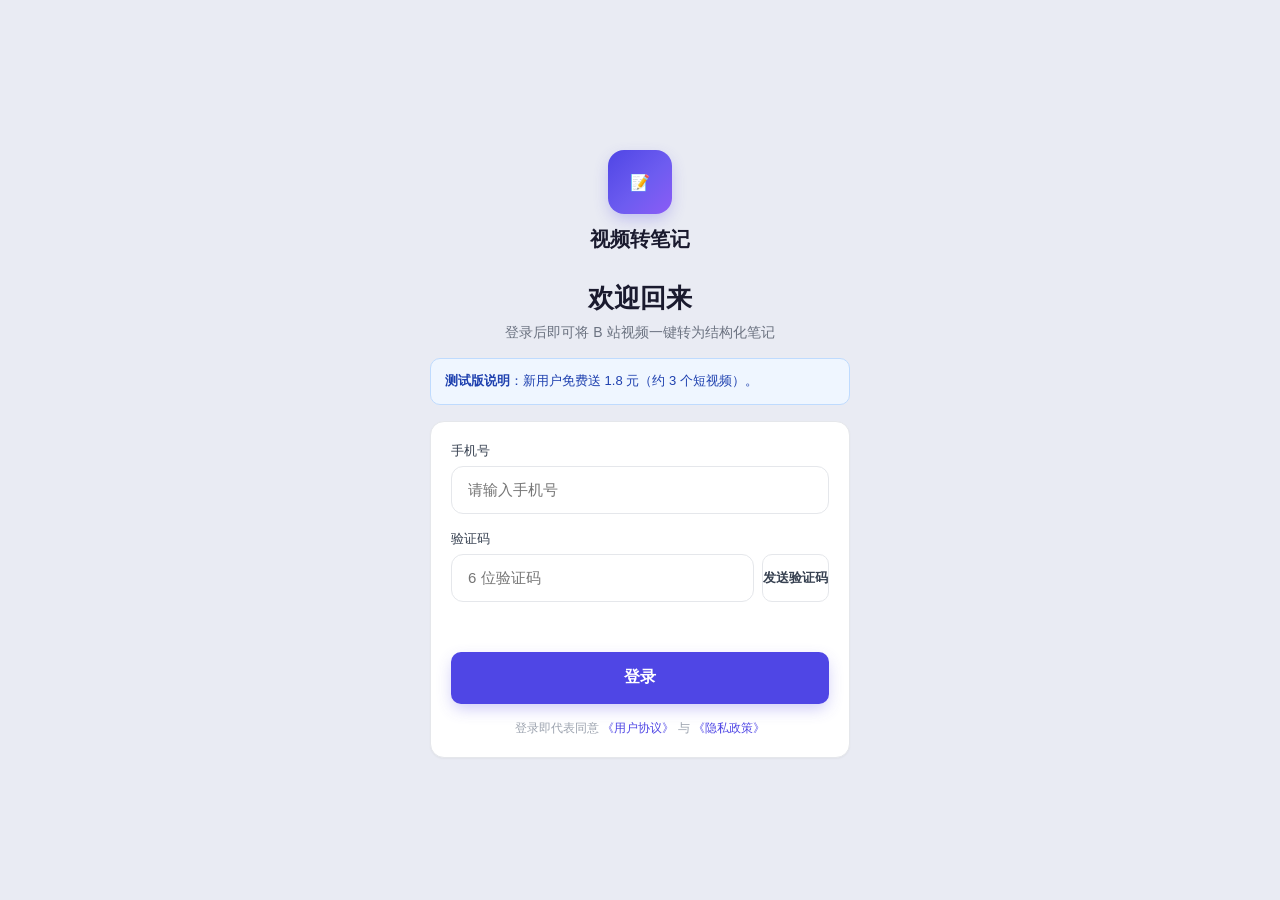
<file: static/index.html>
<!DOCTYPE html>
<html lang="zh-CN">
<head>
<meta charset="UTF-8" />
<meta name="viewport" content="width=device-width, initial-scale=1.0" />
<title>视频转笔记</title>
<link rel="stylesheet" href="style.css" />
</head>
<body>

<!-- ============ 登录视图 ============ -->
<div id="login-view" class="login-view">
  <div class="login-card">
    <div class="brand-block">
      <div class="logo">📝</div>
      <div class="brand-name">视频转笔记</div>
    </div>
    <div class="login-title">
      <h1>欢迎回来</h1>
      <p>登录后即可将 B 站视频一键转为结构化笔记</p>
    </div>
    <div class="test-notice">
      <b>测试版说明</b>：新用户免费送 1.8 元（约 3 个短视频）。
    </div>
    <div class="card login-form">
      <div class="field">
        <label class="field-label">手机号</label>
        <input id="phone-input" class="input" type="tel" placeholder="请输入手机号" maxlength="11" />
      </div>
      <div class="field">
        <label class="field-label">验证码</label>
        <div style="display:flex; gap:8px;">
          <input id="code-input" class="input" type="text" inputmode="numeric" placeholder="6 位验证码" maxlength="6" style="flex:1;" />
          <button id="send-code-btn" class="btn btn-ghost" type="button" style="white-space:nowrap; flex-shrink:0;">发送验证码</button>
        </div>
      </div>
      <div id="login-msg" class="form-msg"></div>
      <button id="login-btn" class="btn btn-primary btn-lg">登录</button>
      <div class="terms">登录即代表同意 <a href="#" id="terms-link">《用户协议》</a> 与 <a href="#" id="privacy-link">《隐私政策》</a></div>
    </div>
  </div>
</div>

<!-- ============ 主视图 ============ -->
<div id="main-view" class="container hidden">
  <!-- 顶部栏 -->
  <div class="topbar">
    <div class="user">
      <div class="avatar" id="avatar"></div>
      <div class="user-meta">
        <span class="label">已登录</span>
        <span class="phone" id="topbar-phone"></span>
      </div>
    </div>
    <div class="actions">
      <span class="balance-chip">💰 <span id="topbar-balance">0.00</span></span>
      <button id="recharge-btn" class="btn btn-primary btn-sm">充值</button>
      <button id="logout-btn" class="btn btn-ghost btn-sm">退出</button>
    </div>
  </div>

  <!-- Hero 渐变卡 -->
  <div class="hero-card">
    <div class="hero-eyebrow">AI 智能总结</div>
    <div class="hero-title">视频 → 总结笔记</div>
    <div class="hero-sub">粘贴 B 站视频链接，自动生成结构化 Markdown 笔记</div>
    <div class="url-row">
      <input id="url-input" type="text" placeholder="粘贴 B 站视频链接..." />
      <button id="start-btn" class="convert-btn">开始转换</button>
    </div>
  </div>

  <!-- 输出标签 -->
  <div class="card section">
    <div class="sec-head">
      <span class="title">输出标签 / 格式</span>
      <button id="manage-tags-btn" class="manage">管理 →</button>
    </div>
    <div id="preset-selector" class="tag-list"></div>
  </div>

  <!-- 余额卡 -->
  <div class="balance-card">
    <span class="lbl">账户余额</span>
    <span class="amt" id="balance-amt">¥0.00</span>
  </div>

  <!-- 任务列表 -->
  <div class="section">
    <div class="sec-head">
      <span class="title">转换任务进度表</span>
    </div>
    <div id="task-list" class="task-list"></div>
  </div>

  <!-- 页脚 -->
  <div class="main-footer">
    <a href="#" id="feedback-link">意见反馈</a>
    <span>·</span>
    <a href="#" id="footer-terms-link">用户协议</a>
    <span>·</span>
    <a href="#" id="footer-privacy-link">隐私政策</a>
  </div>
</div>

<!-- ============ 转换确认弹窗 ============ -->
<div id="confirm-modal" class="modal-overlay">
  <div class="modal-card">
    <div class="modal-head">
      <div>
        <div class="eyebrow">确认开始转换</div>
        <h2 id="confirm-title"></h2>
      </div>
      <button class="close-btn" data-close="confirm-modal">✕</button>
    </div>
    <div class="sec-head" style="margin:0">
      <span class="title">选择要转换的分 P</span>
      <span id="selected-count" style="font-size:12px;color:var(--text-3);"></span>
    </div>
    <div id="ep-list" class="ep-list"></div>
    <div class="cost-section">
      <div class="cost-row"><span>当前余额</span><span class="val" id="est-balance"></span></div>
      <div class="cost-row"><span>本次费用</span><span class="val" id="est-amount" style="color:var(--amber)"></span></div>
      <div class="cost-divider"></div>
      <div class="cost-row total"><span>转换后余额</span><span class="val" id="est-after"></span></div>
    </div>
    <div class="warn">余额充足，本次转换将从余额中扣除，失败/取消不扣费。</div>
    <div class="modal-actions">
      <button class="btn btn-ghost" data-close="confirm-modal">取消</button>
      <button id="confirm-convert-btn" class="btn btn-primary">确认转换</button>
    </div>
  </div>
</div>

<div id="paid-video-modal" class="modal-overlay">
  <div class="modal-card">
    <div class="modal-head">
      <div>
        <div class="eyebrow">⚠️ 付费/充电视频提示</div>
        <h2>该视频可能是付费或充电内容</h2>
      </div>
      <button class="close-btn" data-close="paid-video-modal">✕</button>
    </div>
    <div class="warn" id="paid-video-msg" style="line-height:1.6;"></div>
    <div class="modal-actions">
      <button class="btn btn-ghost" id="paid-video-cancel">取消转换</button>
      <button id="paid-video-confirm" class="btn btn-primary">仍要转换</button>
    </div>
  </div>
</div>

<!-- ============ 充值弹窗 ============ -->
<div id="recharge-modal" class="modal-overlay">
  <div class="modal-card">
    <div class="modal-head">
      <div>
        <div class="eyebrow">充值余额</div>
        <h2>选择充值金额</h2>
      </div>
      <button class="close-btn" data-close="recharge-modal">✕</button>
    </div>
    <div class="billing-info">
      • 0.6 元 / 15 分钟视频时长<br/>
      • 失败/取消不扣费，0 手续费<br/>
      • 示例：30 分钟 ≈ 1.2 元；2 小时 ≈ 4.8 元
    </div>
    <div class="amount-grid">
      <button class="amt" data-amount="10"><span class="val">¥10</span><span class="hint">≈ 3 小时</span></button>
      <button class="amt active" data-amount="30"><span class="val">¥30</span><span class="hint">≈ 9 小时</span></button>
      <button class="amt" data-amount="50"><span class="val">¥50</span><span class="hint">≈ 15 小时</span></button>
    </div>
    <div style="margin-top:12px; display:flex; align-items:center; gap:8px;">
      <span style="font-size:13px; color:var(--text-3); flex-shrink:0;">自定义金额</span>
      <input id="custom-amount-input" type="number" min="0.01" max="1000" step="0.01" placeholder="输入充值金额（元）" style="flex:1; height:40px; padding:0 12px; border-radius:10px; border:1px solid var(--border); font-size:14px; outline:none; font-family:inherit;" />
    </div>
    <div id="recharge-msg" class="form-msg"></div>
    <div id="recharge-qr" class="recharge-qr hidden">
      <img id="recharge-qr-img" alt="支付二维码" />
      <div class="qr-tip">请使用支付宝扫码支付，支付成功后自动到账</div>
    </div>
    <div class="modal-actions">
      <button class="btn btn-ghost" data-close="recharge-modal">稍后再说</button>
      <button id="pay-btn" class="btn btn-primary">模拟支付 ¥30.00</button>
    </div>
  </div>
</div>

<!-- ============ 标签管理弹窗 ============ -->
<div id="tags-modal" class="modal-overlay">
  <div class="modal-card">
    <div class="modal-head">
      <div>
        <div class="eyebrow">输出标签管理</div>
        <h2>为不同内容定制总结格式</h2>
      </div>
      <button class="close-btn" data-close="tags-modal">✕</button>
    </div>
    <div id="mgr-list" class="mgr-list"></div>
    <button id="new-tag-btn" class="btn btn-ghost btn-md">+ 新建标签</button>
    <div id="new-tag-form" class="card mgr-card hidden">
      <div class="field">
        <label class="field-label">标签名称</label>
        <input id="new-tag-name" class="input" placeholder="例如：学术分析" />
      </div>
      <div class="field">
        <label class="field-label">输出格式提示词</label>
        <textarea id="new-tag-prompt" class="input" rows="4" placeholder="告诉 AI 怎么排版总结"></textarea>
      </div>
      <div class="modal-actions">
        <button id="cancel-new-tag" class="btn btn-ghost">取消</button>
        <button id="save-new-tag" class="btn btn-primary">保存</button>
      </div>
    </div>
  </div>
</div>

<!-- ============ 意见反馈弹窗 ============ -->
<div id="feedback-modal" class="modal-overlay">
  <div class="modal-card">
    <div class="modal-head">
      <div>
        <div class="eyebrow">意见反馈</div>
        <h2>告诉我们你的问题或建议</h2>
      </div>
      <button class="close-btn" data-close="feedback-modal">✕</button>
    </div>
    <div class="field">
      <label class="field-label">反馈类型</label>
      <select id="fb-category" class="input">
        <option value="问题反馈">问题反馈</option>
        <option value="功能建议">功能建议</option>
        <option value="其他">其他</option>
      </select>
    </div>
    <div class="field">
      <label class="field-label">反馈内容</label>
      <textarea id="fb-content" class="input" rows="5" placeholder="请描述你遇到的问题或建议..."></textarea>
    </div>
    <div class="modal-actions">
      <button class="btn btn-ghost" data-close="feedback-modal">取消</button>
      <button id="fb-submit" class="btn btn-primary">提交反馈</button>
    </div>
  </div>
</div>

<!-- ============ 合规文档弹窗 ============ -->
<div id="legal-modal" class="modal-overlay">
  <div class="modal-card">
    <div class="modal-head">
      <div><h2 id="legal-title"></h2></div>
      <button class="close-btn" data-close="legal-modal">✕</button>
    </div>
    <div id="legal-content" class="markdown-body" style="max-height:70vh;overflow-y:auto;"></div>
  </div>
</div>

<script src="marked.min.js"></script>
<script src="mermaid.min.js"></script>
<script src="app.js"></script>
</body>
</html>
</file>
<file: static/style.css>
/* ============ 设计令牌（对齐 UI 稿）============ */
:root {
  --primary: #4F46E5;
  --primary-deep: #4338CA;
  --primary-100: #EEF2FF;
  --primary-200: #C7D2FE;
  --grad-primary: linear-gradient(135deg, #4F46E5 0%, #6D5CF0 55%, #8B5CF6 100%);
  --bg: #F7F8FC;
  --card: #FFFFFF;
  --text-1: #1A1A2E;
  --text-2: #374151;
  --text-3: #6B7280;
  --text-4: #9CA3AF;
  --border: #E5E7EB;
  --border-strong: #D1D5DB;
  --amber: #D97706;
  --amber-bg: #FEF3C7;
  --amber-soft: #FEFCE8;
  --green: #16A34A;
  --green-bg: #DCFCE7;
  --red: #DC2626;
  --red-bg: #FEE2E2;
  --red-soft: #FEF2F2;
  --gray: #6B7280;
  --gray-bg: #F3F4F6;
  --shadow-sm: 0 1px 2px rgba(0,0,0,0.04);
  --shadow-md: 0 4px 12px -2px rgba(0,0,0,0.06);
  --shadow-primary: 0 6px 16px -2px rgba(79,70,229,0.30);
  --font: 'Inter', -apple-system, BlinkMacSystemFont, 'PingFang SC', 'Noto Sans SC', 'Microsoft YaHei', sans-serif;
}

* { box-sizing: border-box; margin: 0; padding: 0; }
html, body { font-family: var(--font); color: var(--text-1); background: #E9EBF3; -webkit-font-smoothing: antialiased; }
body { min-height: 100vh; }

.container { max-width: 760px; margin: 0 auto; padding: 20px 16px 48px; }

a { color: var(--primary); text-decoration: none; }

/* ============ 按钮 ============ */
.btn {
  display: inline-flex; align-items: center; justify-content: center; gap: 6px;
  border: none; cursor: pointer; font-family: inherit; font-weight: 600;
  border-radius: 10px; transition: box-shadow .15s ease, transform .05s ease, opacity .15s ease;
}
.btn:hover { transform: translateY(-1px); }
.btn:disabled { opacity: .5; cursor: not-allowed; transform: none; }
.btn-primary { background: var(--primary); color: #fff; box-shadow: var(--shadow-primary); }
.btn-ghost { background: #fff; color: var(--text-2); border: 1px solid var(--border); }
.btn-danger { background: var(--red); color: #fff; }
.btn-sm { height: 36px; padding: 0 14px; font-size: 13px; }
.btn-md { height: 44px; padding: 0 18px; font-size: 14px; }
.btn-lg { height: 52px; padding: 0 24px; font-size: 16px; width: 100%; }

/* ============ 输入框 ============ */
.field { display: flex; flex-direction: column; gap: 6px; }
.field-label { font-size: 13px; font-weight: 500; color: var(--text-2); }
.input {
  height: 48px; padding: 0 16px; border-radius: 12px; border: 1px solid var(--border);
  background: #fff; font-size: 15px; font-family: inherit; color: var(--text-1);
  width: 100%; outline: none; transition: border-color .15s, box-shadow .15s;
}
.input:focus { border-color: var(--primary); box-shadow: 0 0 0 3px rgba(79,70,229,0.12); }
textarea.input { height: auto; padding: 12px 16px; line-height: 1.6; resize: vertical; }

/* ============ 卡片 ============ */
.card {
  background: #fff; border: 1px solid var(--border); border-radius: 14px;
  box-shadow: var(--shadow-sm); padding: 16px;
}

/* ============ 徽章 ============ */
.badge {
  display: inline-flex; align-items: center; gap: 5px;
  height: 22px; padding: 0 9px; border-radius: 6px;
  font-size: 11px; font-weight: 600; white-space: nowrap;
}

/* ============ 登录视图 ============ */
.login-view {
  min-height: 100vh; display: flex; align-items: center; justify-content: center; padding: 24px 16px;
}
.login-card { width: 100%; max-width: 420px; }
.brand-block { display: flex; flex-direction: column; align-items: center; gap: 12px; padding: 8px 0 20px; }
.logo {
  width: 64px; height: 64px; border-radius: 16px; background: var(--grad-primary);
  display: flex; align-items: center; justify-content: center; box-shadow: var(--shadow-primary);
}
.brand-name { font-size: 20px; font-weight: 700; }
.login-title { text-align: center; padding: 8px 0 16px; }
.login-title h1 { font-size: 26px; font-weight: 700; }
.login-title p { font-size: 14px; color: var(--text-3); margin-top: 8px; }
.login-form { display: flex; flex-direction: column; gap: 16px; padding: 20px; }
.form-msg { font-size: 13px; color: var(--text-3); min-height: 18px; }
.terms { text-align: center; font-size: 12px; color: var(--text-4); }

/* ============ 顶部栏 ============ */
.topbar { display: flex; align-items: center; justify-content: space-between; margin-bottom: 16px; }
.topbar .user { display: flex; align-items: center; gap: 10px; }
.avatar {
  width: 40px; height: 40px; border-radius: 50%; background: var(--grad-primary); color: #fff;
  font-size: 15px; font-weight: 600; display: flex; align-items: center; justify-content: center; flex-shrink: 0;
}
.user-meta { display: flex; flex-direction: column; gap: 1px; }
.user-meta .label { font-size: 11px; color: var(--text-4); }
.user-meta .phone { font-size: 13px; font-weight: 600; }
.topbar .actions { display: flex; align-items: center; gap: 8px; }
.balance-chip {
  display: inline-flex; align-items: center; gap: 6px; height: 36px; padding: 0 14px;
  border-radius: 18px; background: var(--amber-bg); border: 1px solid #FCD34D;
  color: var(--amber); font-size: 13px; font-weight: 600;
}

/* ============ Hero 渐变卡 ============ */
.hero-card {
  background: var(--grad-primary); border-radius: 16px; padding: 20px; color: #fff;
  box-shadow: 0 8px 24px -4px rgba(79,70,229,0.35); margin-bottom: 16px;
  display: flex; flex-direction: column; gap: 14px;
}
.hero-eyebrow { font-size: 11px; font-weight: 600; color: var(--primary-200); letter-spacing: .3px; }
.hero-title { font-size: 22px; font-weight: 700; }
.hero-sub { font-size: 13px; color: var(--primary-200); line-height: 1.5; }
.url-row { display: flex; align-items: center; gap: 4px; height: 48px; background: #fff; border-radius: 12px; padding: 4px; }
.url-row input { flex: 1; height: 40px; border: none; outline: none; padding: 0 12px; font-size: 14px; font-family: inherit; color: var(--text-1); background: transparent; }
.url-row input::placeholder { color: var(--text-4); }
.convert-btn { height: 40px; padding: 0 16px; border-radius: 8px; background: var(--primary); color: #fff; font-size: 14px; font-weight: 600; border: none; cursor: pointer; white-space: nowrap; font-family: inherit; }

/* ============ 区块 ============ */
.section { margin-bottom: 16px; }
.sec-head { display: flex; align-items: center; justify-content: space-between; margin-bottom: 10px; }
.sec-head .title { display: flex; align-items: center; gap: 8px; font-size: 15px; font-weight: 700; }
.sec-head .manage { font-size: 12px; font-weight: 500; color: var(--primary); cursor: pointer; background: none; border: none; font-family: inherit; }

/* 输出标签选择器 */
.selector { display: flex; align-items: center; gap: 10px; height: 44px; padding: 0 14px; border-radius: 10px; background: #F9FAFB; border: 1px solid var(--border); cursor: pointer; }
.selector .name { flex: 1; font-size: 14px; font-weight: 500; }

/* 余额卡 */
.balance-card {
  display: flex; align-items: center; justify-content: space-between; padding: 14px 16px;
  border-radius: 12px; background: var(--amber-soft); border: 1px solid #FEF08A; margin-bottom: 16px;
}
.balance-card .lbl { font-size: 12px; color: #92400E; }
.balance-card .amt { font-size: 20px; font-weight: 700; color: #78350F; }

/* ============ 任务列表 ============ */
.task-list { display: flex; flex-direction: column; gap: 12px; }
.task-card { display: flex; flex-direction: column; gap: 10px; }
.task-top { display: flex; align-items: center; justify-content: space-between; }
.task-time { font-size: 11px; color: var(--text-4); }
.task-title { font-size: 15px; font-weight: 600; line-height: 1.45; }
.task-meta { display: flex; align-items: center; gap: 8px; font-size: 12px; color: var(--text-4); flex-wrap: wrap; }
.task-meta .cost { font-weight: 600; color: var(--text-2); }
.progress { height: 6px; border-radius: 3px; background: var(--gray-bg); overflow: hidden; }
.progress > i { display: block; height: 100%; border-radius: 3px; background: var(--amber); }
.task-actions { display: flex; gap: 8px; }
.task-actions .btn { flex: 1; }
.reason { display: flex; gap: 8px; padding: 8px 10px; border-radius: 6px; background: var(--red-soft); font-size: 12px; color: #991B1B; line-height: 1.5; }
.empty { text-align: center; padding: 40px 16px; color: var(--text-4); font-size: 14px; }

/* ============ 弹窗 ============ */
.modal-overlay {
  position: fixed; inset: 0; z-index: 999; background: rgba(14,14,26,0.55);
  display: none; align-items: center; justify-content: center; padding: 16px;
}
.modal-overlay.show { display: flex; }
.modal-card {
  width: 100%; max-width: 560px; max-height: 88vh; overflow-y: auto;
  background: #fff; border-radius: 16px; padding: 28px 28px 24px;
  box-shadow: 0 24px 60px -12px rgba(0,0,0,0.35);
  display: flex; flex-direction: column; gap: 18px;
}
.modal-head { display: flex; align-items: flex-start; justify-content: space-between; gap: 12px; }
.modal-head .eyebrow { font-size: 12px; font-weight: 600; color: var(--primary); margin-bottom: 4px; }
.modal-head h2 { font-size: 19px; font-weight: 700; line-height: 1.35; }
.close-btn { width: 32px; height: 32px; border-radius: 8px; border: none; background: var(--gray-bg); color: var(--text-3); font-size: 16px; cursor: pointer; font-family: inherit; }

/* 分P列表 */
.ep-list { display: flex; flex-direction: column; gap: 8px; }
.ep-item { display: flex; align-items: center; gap: 12px; padding: 10px 14px; border-radius: 10px; border: 1.5px solid var(--border); cursor: pointer; }
.ep-item.checked { border-color: var(--primary); background: var(--primary-100); }
.ep-item .num { font-size: 13px; font-weight: 700; color: var(--primary); }
.ep-item .t { flex: 1; font-size: 13px; font-weight: 500; }
.ep-item .time { font-size: 12px; color: var(--text-3); }

/* 费用明细 */
.cost-section { display: flex; flex-direction: column; gap: 8px; padding: 14px 16px; border-radius: 10px; background: #F9FAFB; }
.cost-row { display: flex; align-items: center; justify-content: space-between; font-size: 12px; font-weight: 500; color: var(--text-3); }
.cost-row .val { font-size: 13px; font-weight: 600; color: var(--text-1); }
.cost-divider { height: 1px; background: var(--border); }
.cost-row.total { font-size: 13px; font-weight: 600; color: var(--text-1); }
.cost-row.total .val { font-size: 16px; font-weight: 700; color: var(--green); }

.warn { display: flex; align-items: flex-start; gap: 8px; padding: 8px 12px; border-radius: 8px; background: #FFFBEB; border: 1px solid #FCD34D; font-size: 12px; font-weight: 500; color: #92400E; line-height: 1.5; }

.modal-actions { display: flex; gap: 12px; }
.modal-actions .btn { flex: 1; height: 48px; font-size: 14px; }

/* 充值弹窗 */
.billing-info { display: flex; flex-direction: column; gap: 6px; padding: 14px 16px; border-radius: 10px; background: var(--primary-100); border: 1px solid var(--primary-200); font-size: 12px; font-weight: 500; color: #3730A3; line-height: 1.6; }
.amount-grid { display: flex; gap: 10px; }
.amt { flex: 1; height: 68px; border-radius: 10px; border: 1px solid var(--border); display: flex; flex-direction: column; align-items: center; justify-content: center; gap: 4px; background: #fff; cursor: pointer; font-family: inherit; }
.amt .val { font-size: 18px; font-weight: 700; }
.amt .hint { font-size: 11px; color: var(--text-4); }
.amt.active { background: var(--primary-100); border: 2px solid var(--primary); }
.amt.active .val { color: var(--primary); }

/* 标签管理 */
.mgr-list { display: flex; flex-direction: column; gap: 10px; }
.mgr-card { display: flex; flex-direction: column; gap: 10px; }
.mgr-head { display: flex; align-items: center; gap: 10px; }
.mgr-head .name { font-size: 15px; font-weight: 600; }
.mgr-head .def-badge { height: 22px; padding: 0 8px; border-radius: 6px; background: var(--primary-100); color: var(--primary); font-size: 11px; font-weight: 600; display: flex; align-items: center; }
.mgr-head .spacer { flex: 1; }
.icon-btn { width: 32px; height: 32px; border-radius: 8px; background: var(--gray-bg); border: none; cursor: pointer; font-family: inherit; color: var(--text-3); font-size: 14px; }
.prompt-box { padding: 12px 14px; border-radius: 10px; background: #F9FAFB; border: 1px solid var(--border); font-size: 13px; color: var(--text-2); line-height: 22px; }

.hidden { display: none !important; }

/* 充值二维码 */
.recharge-qr { display: flex; flex-direction: column; align-items: center; gap: 8px; padding: 16px; }
.recharge-qr img { width: 200px; height: 200px; border: 1px solid var(--border); border-radius: 10px; background: #fff; }
.recharge-qr .qr-tip { font-size: 13px; color: var(--text-2); }

/* 页脚 */
.main-footer { display: flex; align-items: center; justify-content: center; gap: 10px; padding: 20px 0 8px; font-size: 12px; color: var(--text-4); }
.main-footer a { color: var(--text-3); }
.main-footer a:hover { color: var(--primary); }

/* 测试版提示 */
.test-notice {
  margin-bottom: 16px; padding: 12px 14px; border-radius: 10px;
  background: #EFF6FF; border: 1px solid #BFDBFE;
  font-size: 13px; color: #1E40AF; line-height: 1.6;
}
.test-notice b { font-weight: 700; }

/* 输出标签 pills */
.tag-list { display: flex; gap: 10px; flex-wrap: wrap; }
.tag-pill {
  display: inline-flex; align-items: center; gap: 8px; height: 40px; padding: 0 14px;
  border-radius: 10px; background: #F9FAFB; border: 1px solid var(--border);
  font-size: 13px; font-weight: 500; color: var(--text-2); cursor: pointer; font-family: inherit;
}
.tag-pill.active { background: var(--primary-100); border: 1.5px solid var(--primary); color: var(--primary); font-weight: 600; }
.tag-pill .t-dot { width: 8px; height: 8px; border-radius: 50%; }
.tag-pill .t-default { font-size: 10px; font-weight: 500; color: #6366F1; }

/* 笔记预览框（markdown 渲染，超出屏幕 3/4 高度时框内滚动） */
.preview-box {
  margin-top: 8px; padding: 14px 16px; border-radius: 10px;
  background: #fff; border: 1px solid var(--border);
  font-size: 14px; color: var(--text-2); line-height: 1.8;
  max-height: 75vh; overflow-y: auto;
}
.markdown-body h1 { font-size: 20px; font-weight: 700; color: var(--text-1); margin: 8px 0 12px; line-height: 1.4; }
.markdown-body h2 { font-size: 17px; font-weight: 700; color: var(--text-1); margin: 16px 0 8px; padding-bottom: 6px; border-bottom: 1px solid var(--border); }
.markdown-body h3 { font-size: 15px; font-weight: 700; color: var(--text-1); margin: 12px 0 6px; }
.markdown-body p { margin: 8px 0; }
.markdown-body strong { font-weight: 700; color: var(--text-1); }
.markdown-body ul, .markdown-body ol { margin: 8px 0; padding-left: 22px; }
.markdown-body li { margin: 4px 0; }
.markdown-body code { font-family: ui-monospace, SFMono-Regular, Menlo, monospace; background: var(--gray-bg); padding: 1px 5px; border-radius: 4px; font-size: 13px; }
.markdown-body pre { background: #F6F8FA; border: 1px solid var(--border); border-radius: 8px; padding: 12px; overflow-x: auto; margin: 8px 0; }
.markdown-body pre code { background: none; padding: 0; }
.markdown-body blockquote { margin: 8px 0; padding: 8px 14px; border-left: 3px solid var(--primary-200); background: var(--primary-100); color: var(--text-2); border-radius: 0 6px 6px 0; }
.markdown-body hr { border: none; border-top: 1px solid var(--border); margin: 12px 0; }
.markdown-body table { border-collapse: collapse; margin: 8px 0; width: 100%; }
.markdown-body th, .markdown-body td { border: 1px solid var(--border); padding: 6px 10px; text-align: left; font-size: 13px; }
.markdown-body th { background: var(--gray-bg); font-weight: 600; }

/* mermaid 图表 */
.mermaid-diagram { margin: 12px 0; padding: 12px; background: #fff; border: 1px solid var(--border); border-radius: 10px; overflow-x: auto; text-align: center; }
.mermaid-diagram svg { max-width: 100%; height: auto; }
</file>
